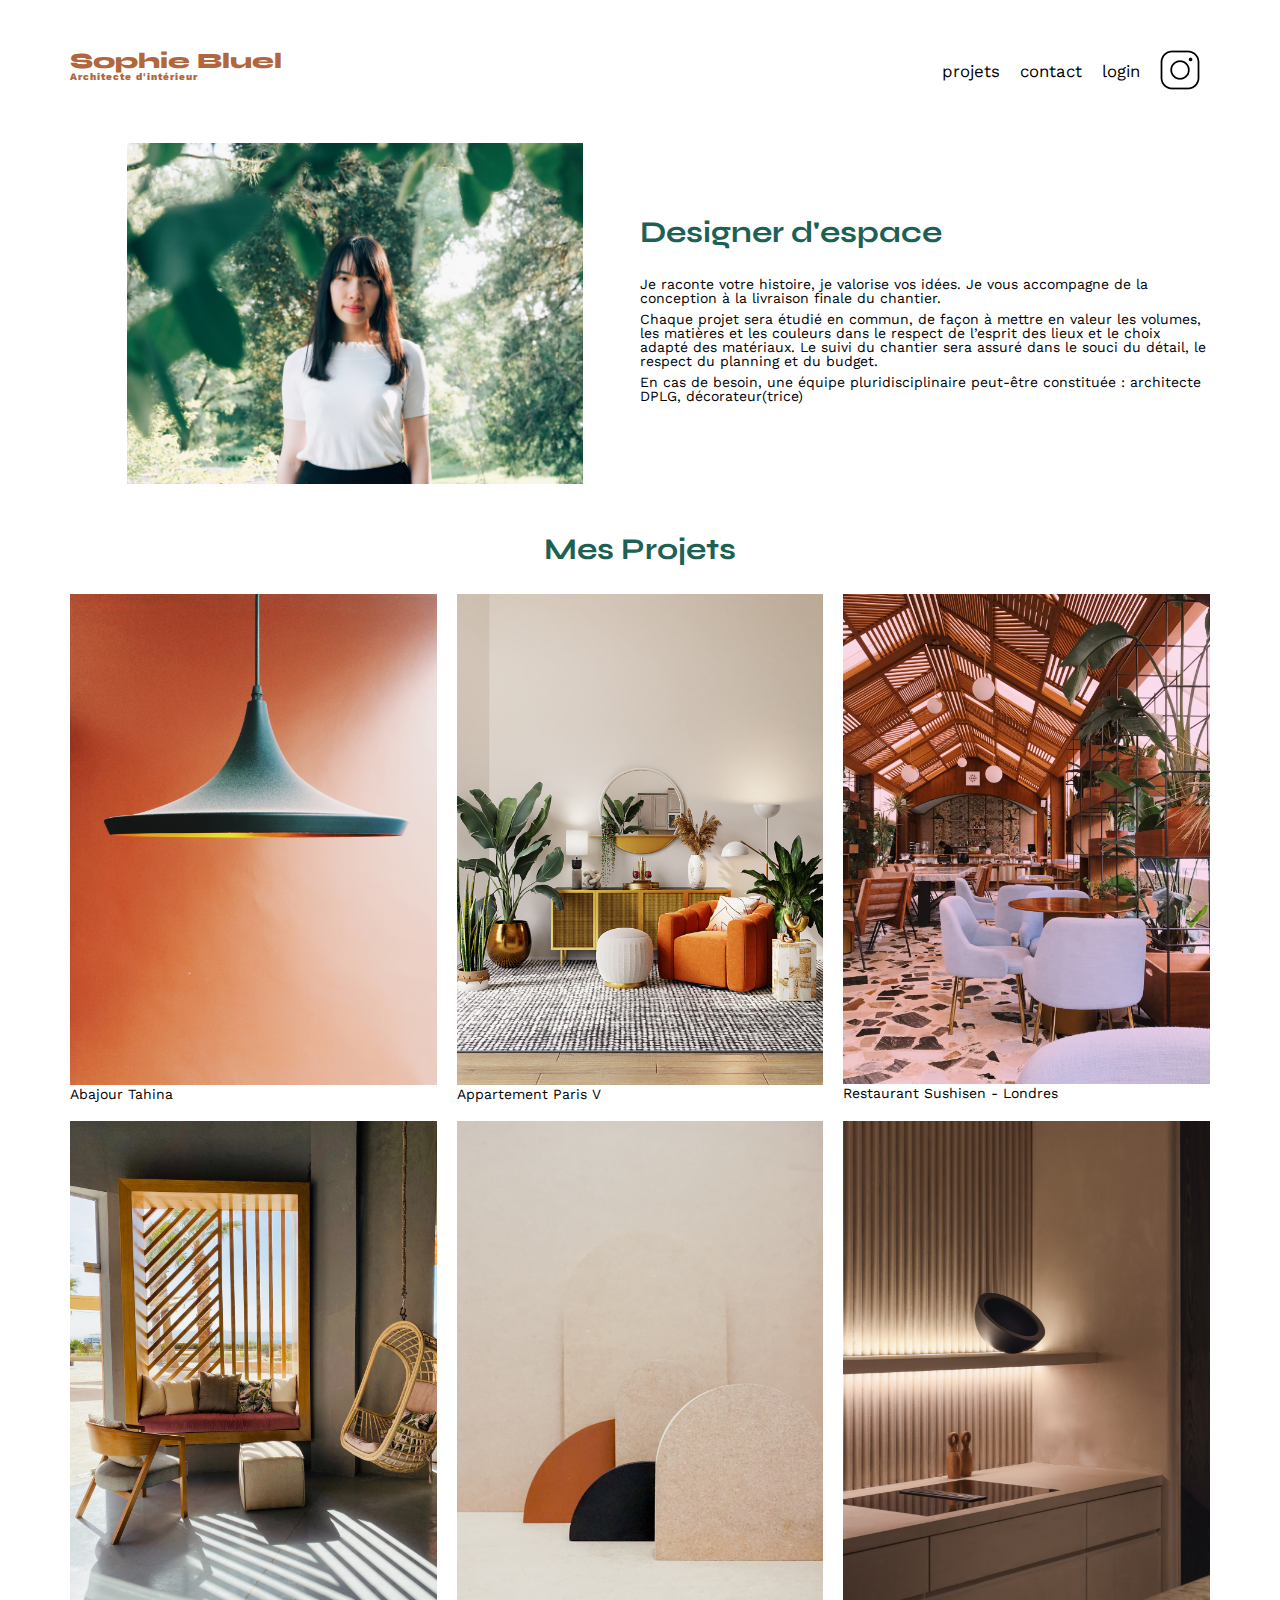
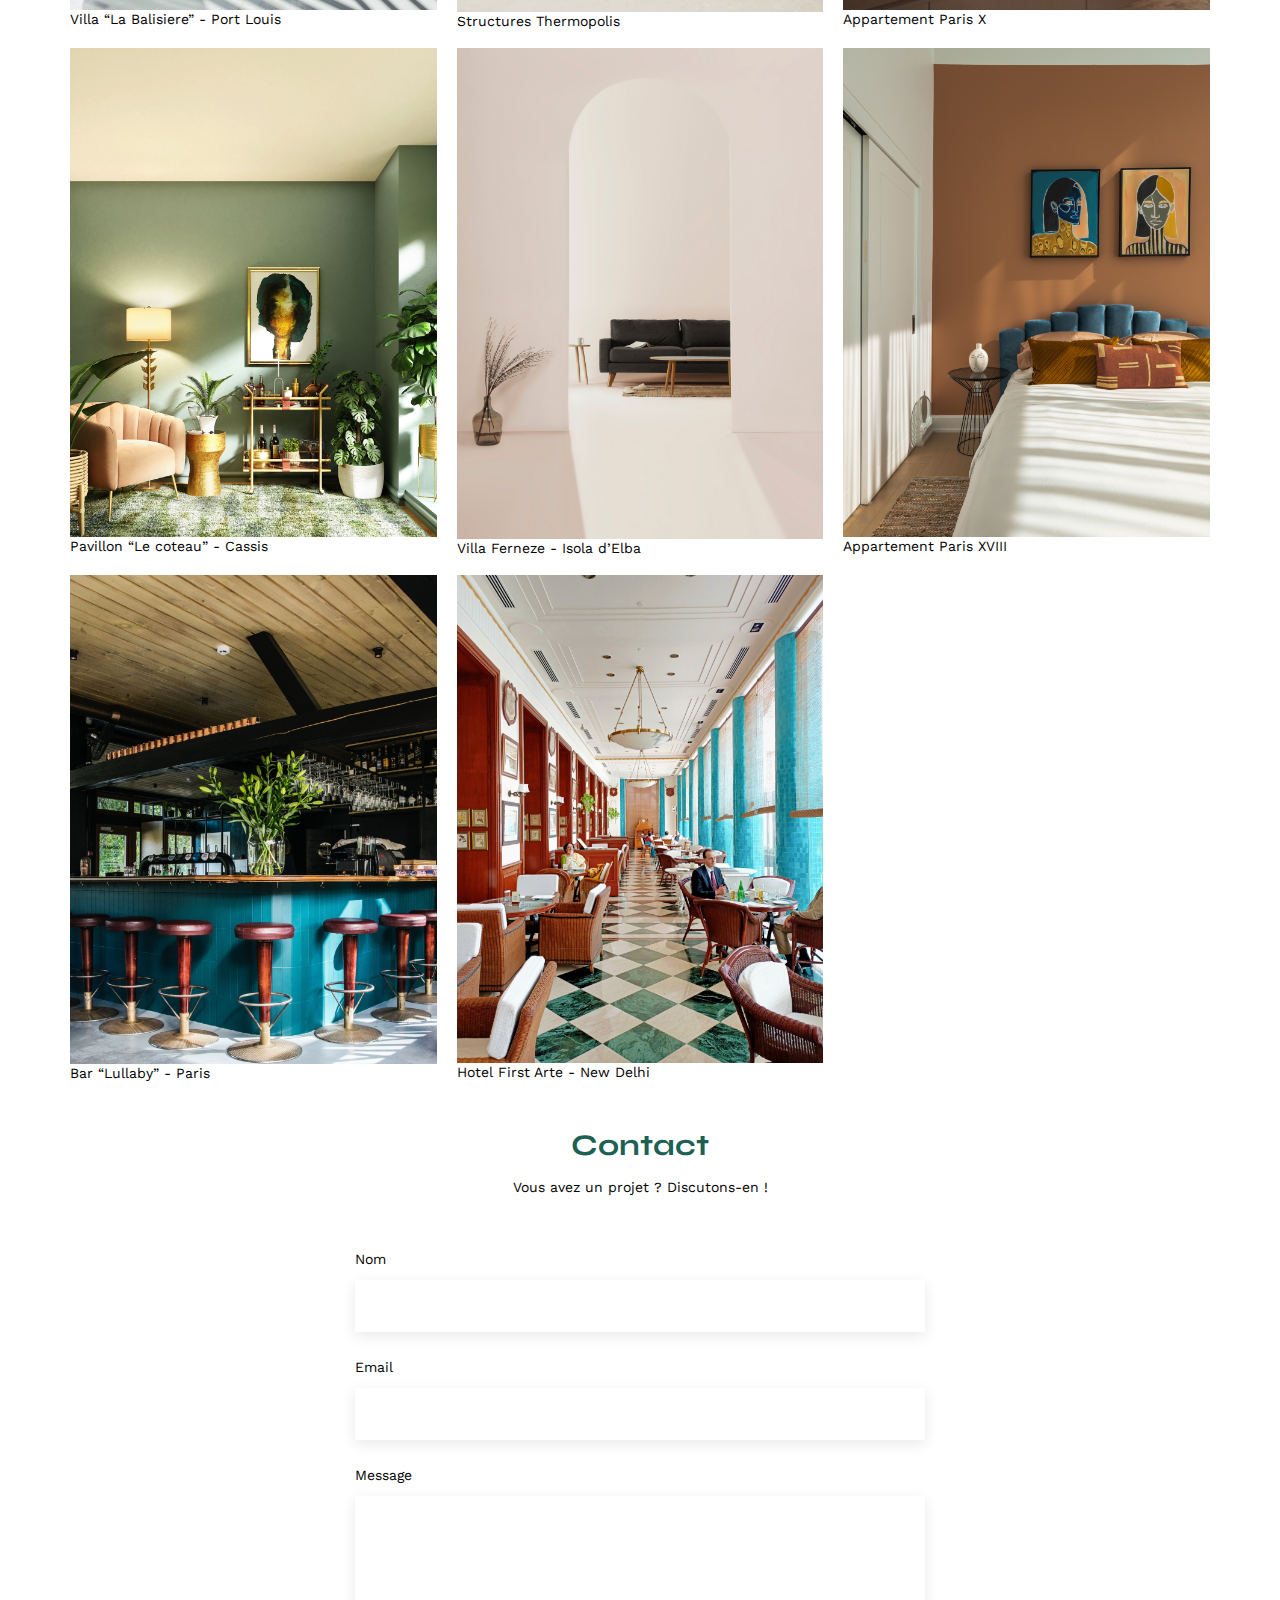
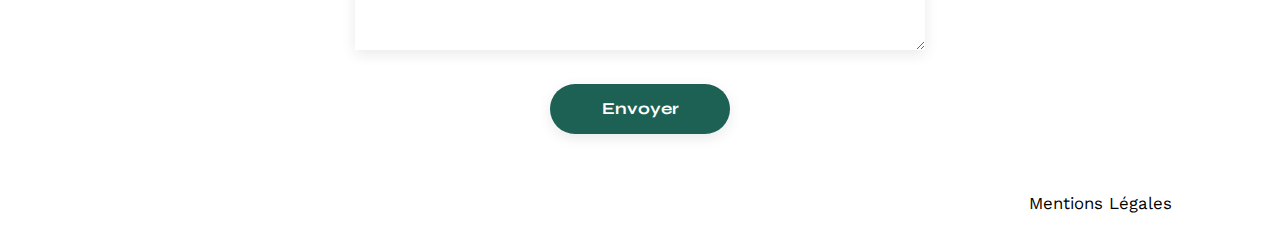
<file: FrontEnd/index.html>
<!DOCTYPE html>
<html lang="fr">
<head>
	<meta charset="UTF-8">
	<title>Sophie Bluel - Architecte d'intérieur</title>
	<meta name="viewport" content="width=device-width, initial-scale=1.0">
	<link rel="preconnect" href="https://fonts.googleapis.com">
	<link rel="preconnect" href="https://fonts.gstatic.com" crossorigin>
	<link href="https://fonts.googleapis.com/css2?family=Syne:wght@700;800&family=Work+Sans&display=swap" rel="stylesheet">
	<meta name="description" content="">
	<link rel="stylesheet" href="./assets/style.css">
</head>
<body>
<header>
	<h1>Sophie Bluel <span>Architecte d'intérieur</span></h1>
	<nav>
		<ul>
			<li>projets</li>
			<li>contact</li>
			<li>login</li>
			<li><img src="./assets/icons/instagram.png" alt="Instagram"></li>
		</ul>
	</nav>
</header>
<main>
	<section id="introduction">
		<figure>
			<img src="./assets/images/sophie-bluel.png" alt="">
		</figure>
		<article>
			<h2>Designer d'espace</h2>
			<p>Je raconte votre histoire, je valorise vos idées. Je vous accompagne de la conception à la livraison finale du chantier.</p>
			<p>Chaque projet sera étudié en commun, de façon à mettre en valeur les volumes, les matières et les couleurs dans le respect de l’esprit des lieux et le choix adapté des matériaux. Le suivi du chantier sera assuré dans le souci du détail, le respect du planning et du budget.</p>
			<p>En cas de besoin, une équipe pluridisciplinaire peut-être constituée : architecte DPLG, décorateur(trice)</p>
		</article>
	</section>
	<section id="portfolio">
		<h2>Mes Projets</h2>
		<div class="gallery">
			<figure>
				<img src="assets/images/abajour-tahina.png" alt="Abajour Tahina">
				<figcaption>Abajour Tahina</figcaption>
			</figure>
			<figure>
				<img src="assets/images/appartement-paris-v.png" alt="Appartement Paris V">
				<figcaption>Appartement Paris V</figcaption>
			</figure>
			<figure>
				<img src="assets/images/restaurant-sushisen-londres.png" alt="Restaurant Sushisen - Londres">
				<figcaption>Restaurant Sushisen - Londres</figcaption>
			</figure>
			<figure>
				<img src="assets/images/la-balisiere.png" alt="Villa “La Balisiere” - Port Louis">
				<figcaption>Villa “La Balisiere” - Port Louis</figcaption>
			</figure>
			<figure>
				<img src="assets/images/structures-thermopolis.png" alt="Structures Thermopolis">
				<figcaption>Structures Thermopolis</figcaption>
			</figure>
			<figure>
				<img src="assets/images/appartement-paris-x.png" alt="Appartement Paris X">
				<figcaption>Appartement Paris X</figcaption>
			</figure>
			<figure>
				<img src="assets/images/le-coteau-cassis.png" alt="Pavillon “Le coteau” - Cassis">
				<figcaption>Pavillon “Le coteau” - Cassis</figcaption>
			</figure>
			<figure>
				<img src="assets/images/villa-ferneze.png" alt="Villa Ferneze - Isola d’Elba">
				<figcaption>Villa Ferneze - Isola d’Elba</figcaption>
			</figure>
			<figure>
				<img src="assets/images/appartement-paris-xviii.png" alt="Appartement Paris XVIII">
				<figcaption>Appartement Paris XVIII</figcaption>
			</figure>
			<figure>
				<img src="assets/images/bar-lullaby-paris.png" alt="Bar “Lullaby” - Paris">
				<figcaption>Bar “Lullaby” - Paris</figcaption>
			</figure>
			<figure>
				<img src="assets/images/hotel-first-arte-new-delhi.png" alt="Hotel First Arte - New Delhi">
				<figcaption>Hotel First Arte - New Delhi</figcaption>
			</figure>
		</div>
	</section>
	<section id="contact">
		<h2>Contact</h2>
		<p>Vous avez un projet ? Discutons-en !</p>
		<form action="#" method="post">
			<label for="name">Nom</label>
			<input type="text" name="name" id="name">
			<label for="email">Email</label>
			<input type="email" name="email" id="email">
			<label for="message">Message</label>
			<textarea name="message" id="message" cols="30" rows="10"></textarea>
			<input type="submit" value="Envoyer">
		</form>
	</section>
</main>

<footer>
	<nav>
		<ul>
			<li>Mentions Légales</li>
		</ul>
	</nav>
</footer>
</body>
</html>
</file>
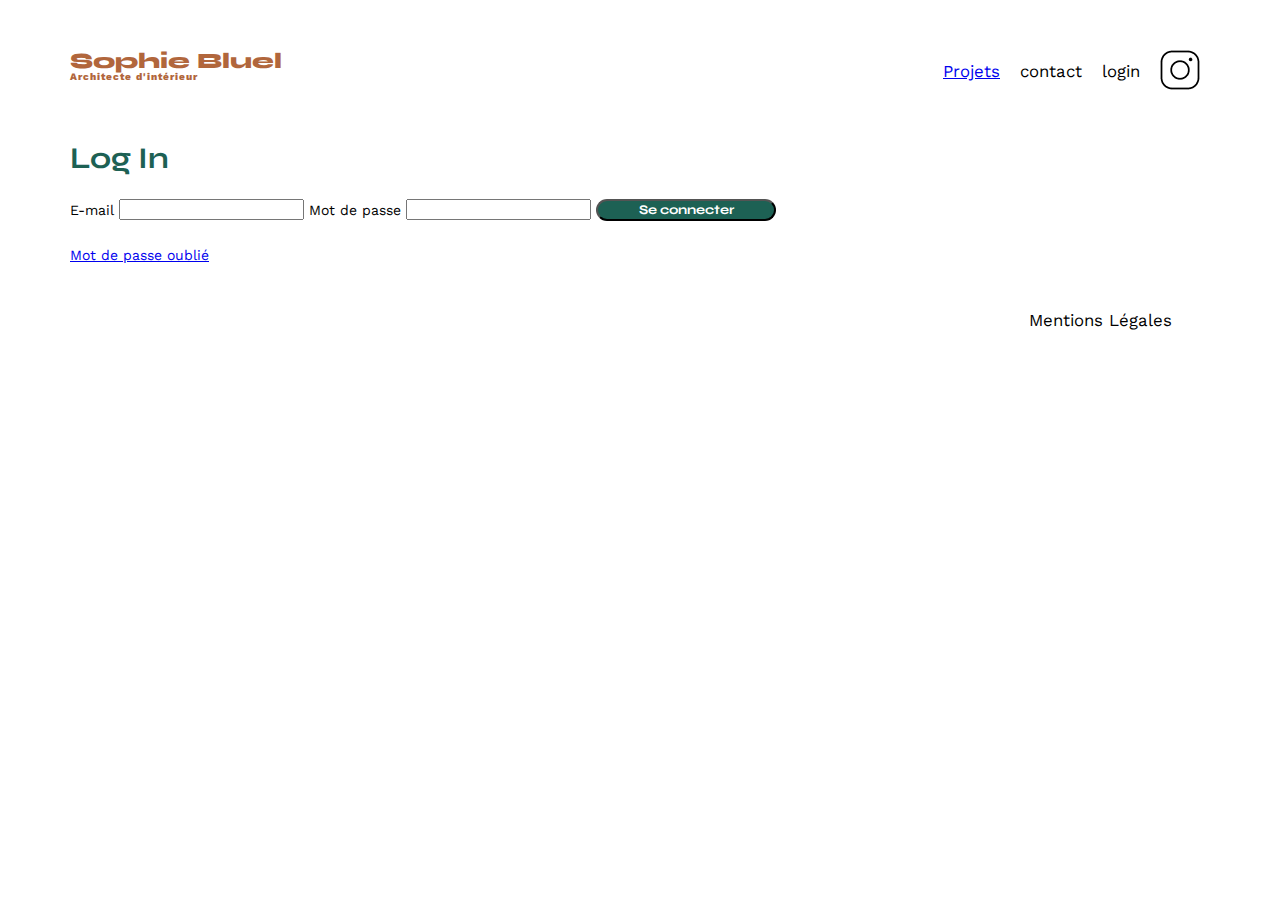
<file: FrontEnd/pages/login.html>
<!DOCTYPE html>
<html lang="fr">
<head>
	<meta charset="UTF-8">
	<title>Sophie Bluel - Architecte d'intérieur</title>
	<meta name="viewport" content="width=device-width, initial-scale=1.0">
	<link rel="preconnect" href="https://fonts.googleapis.com">
	<link rel="preconnect" href="https://fonts.gstatic.com" crossorigin>
	<link href="https://fonts.googleapis.com/css2?family=Syne:wght@700;800&family=Work+Sans&display=swap" rel="stylesheet">
	<meta name="description" content="">
	<link rel="stylesheet" href="./../assets/style.css">
	<script src="./../assets/login.js" defer></script>
</head>
<body>
<header>
	<h1>Sophie Bluel <span>Architecte d'intérieur</span></h1>
	<nav>
		<ul>
			<li><a href="./../index.html">Projets</a></li>
			<li>contact</li>
			<li class="login">login</li>
			<li><img src="./../assets/icons/instagram.png" alt="Instagram"></li>
		</ul>
	</nav>
</header>
<main>
	<section id="login">
		<h2>Log In</h2>
		<form action="./../index.html" method="post">
			<label for="email">E-mail</label>
			<input type="email" id="email" name="email">
			<label for="password">Mot de passe</label>
			<input type="password" id="password" name="password">
			<input type="submit" value="Se connecter">
		</form>
		<p><a href="#">Mot de passe oublié</a></p>
	</section>
</main>

<footer>
	<nav>
		<ul>
			<li>Mentions Légales</li>
		</ul>
	</nav>
</footer>
</body>
</html>
</file>
<file: FrontEnd/assets/style.css>
/* http://meyerweb.com/eric/tools/css/reset/
   v2.0 | 20110126
   License: none (public domain)
*/

html, body, div, span, applet, object, iframe,
h1, h2, h3, h4, h5, h6, p, blockquote, pre,
a, abbr, acronym, address, big, cite, code,
del, dfn, em, img, ins, kbd, q, s, samp,
small, strike, strong, sub, sup, tt, var,
b, u, i, center,
dl, dt, dd, ol, ul, li,
fieldset, form, label, legend,
table, caption, tbody, tfoot, thead, tr, th, td,
article, aside, canvas, details, embed,
figure, figcaption, footer, header, hgroup,
menu, nav, output, ruby, section, summary,
time, mark, audio, video {
	margin: 0;
	padding: 0;
	border: 0;
	font-size: 100%;
	font: inherit;
	vertical-align: baseline;
}
/* HTML5 display-role reset for older browsers */
article, aside, details, figcaption, figure,
footer, header, hgroup, menu, nav, section {
	display: block;
}
body {
	line-height: 1;
}
ol, ul {
	list-style: none;
}
blockquote, q {
	quotes: none;
}
blockquote:before, blockquote:after,
q:before, q:after {
	content: '';
	content: none;
}
table {
	border-collapse: collapse;
	border-spacing: 0;
}
/** end reset css**/
body {
	max-width: 1140px;
	margin:auto;
	font-family: 'Work Sans' ;
	font-size: 14px;
}
header {
	display: flex;
	justify-content: space-between;
	margin: 50px 0
}
section {
	margin: 50px 0
}

h1{
	display: flex;
	flex-direction: column;
	font-family: 'Syne';
	font-size: 22px;
	font-weight: 800;
	color: #B1663C
}

h1 > span {
	font-family: 'Work Sans';
	font-size:10px;
	letter-spacing: 0.1em;
;
}

h2{
	font-family: 'Syne';
	font-weight: 700;
	font-size: 30px;
	color: #1D6154
}
nav ul {
	display: flex;
	align-items: center;
	list-style-type: none;

}
nav li {
	padding: 0 10px;
	font-size: 1.2em;
}

li:hover {
	color: #B1663C;
}
#introduction {
	display: flex;
	align-items: center;
}
#introduction figure {
	flex: 1
}
#introduction img {
	display: block;
	margin: auto;
	width: 80%;
}

#introduction article {
	flex: 1
}
#introduction h2 {
	margin-bottom: 1em;
}

#introduction p {
	margin-bottom: 0.5em;
}
#portfolio h2 {
	text-align: center;
	margin-bottom: 1em;
}
.gallery {
	width: 100%;
	display: grid;
	grid-template-columns: 1fr 1fr 1fr;
	grid-column-gap: 20px;
	grid-row-gap: 20px;
}

.gallery img {
	width: 100%;

}
#contact {
	width: 50%;
margin: auto;
}
#contact > * {
	text-align: center;

}
#contact h2{
	margin-bottom: 20px;
}
#contact form {
	text-align: left;
	margin-top:30px;
	display: flex;
	flex-direction: column;
}

#contact input {
	height: 50px;
	font-size: 1.2em;
	border: none;
	box-shadow: 0px 4px 14px rgba(0, 0, 0, 0.09);
}
#contact label {
	margin: 2em 0 1em 0;
}
#contact textarea {
	border: none;
	box-shadow: 0px 4px 14px rgba(0, 0, 0, 0.09);
}

input[type="submit"]{
	font-family: 'Syne';
	font-weight: 700;
	color: white;
	background-color: #1D6154;
	margin : 2em auto ;
	width: 180px;
	text-align: center;
	border-radius: 60px ;
}

footer nav ul {
	display: flex;
	justify-content: flex-end;
	margin: 2em
}
</file>
